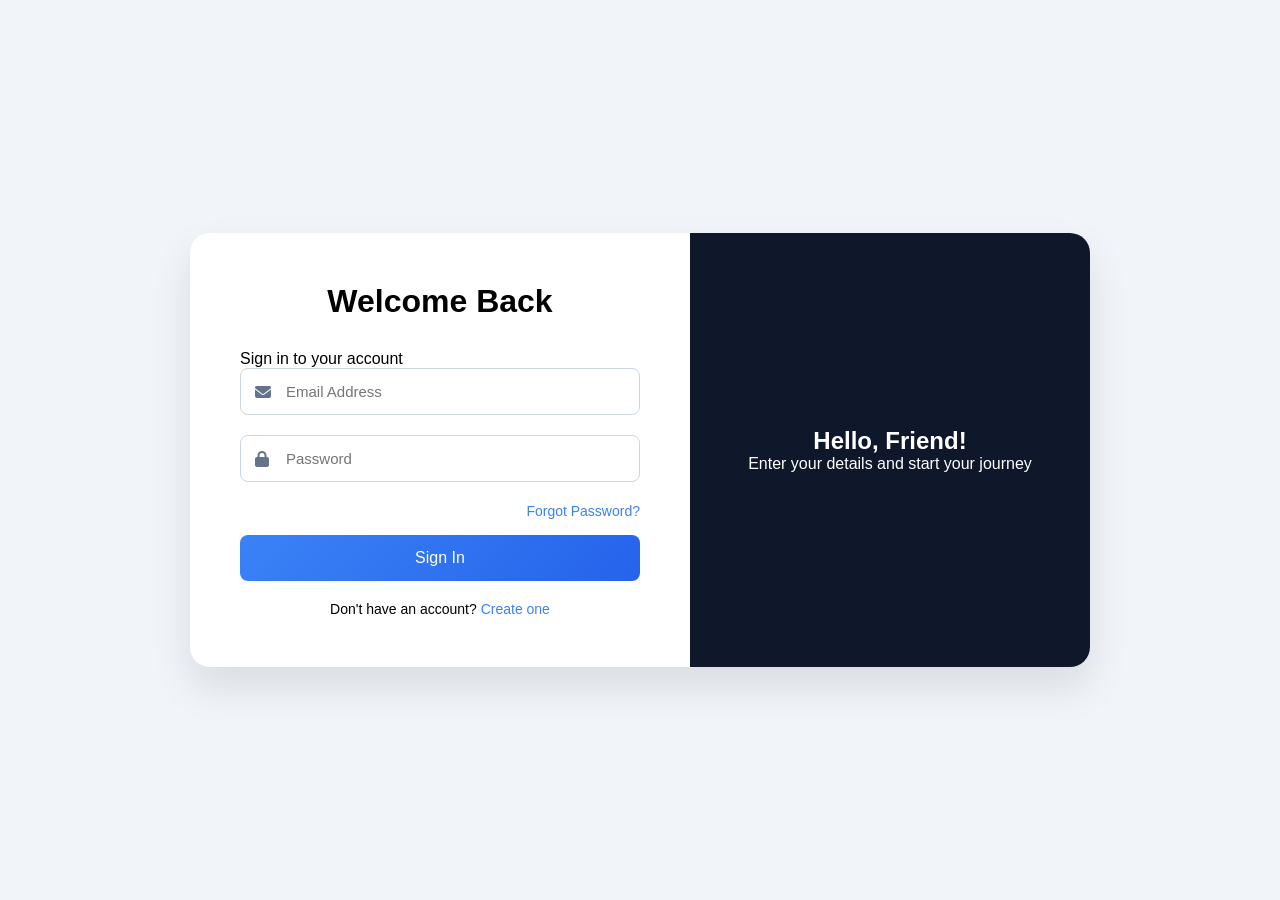
<file: src/main/webapp/index.html>
<!DOCTYPE html>
<html lang="en">
<head>
    <meta charset="UTF-8">
    <meta name="viewport" content="width=device-width, initial-scale=1.0">
    <title>Login & Signup</title>

    <!-- Font Awesome -->
    <link rel="stylesheet" href="https://cdnjs.cloudflare.com/ajax/libs/font-awesome/6.4.0/css/all.min.css">

    <!-- External CSS -->
    <link rel="stylesheet" href="style.css">
</head>
<body>

<div class="container">
    <div class="form-section">

        <!-- ================= LOGIN ================= -->
        <div class="form-container active" id="loginForm">
            <h1 class="form-title">Welcome Back</h1>
            <p class="form-subtitle">Sign in to your account</p>

            <form action="login" method="post">
                <div class="form-group">
                    <input type="email" name="email" class="form-control" placeholder="Email Address" required>
                    <i class="fas fa-envelope"></i>
                </div>

                <div class="form-group">
                    <input type="password" name="password" class="form-control" placeholder="Password" required>
                    <i class="fas fa-lock"></i>
                </div>

                <div class="forgot-password">
                    <a href="#" onclick="showForgotPassword()">Forgot Password?</a>
                </div>

                <button type="submit" class="btn-primary">
                    <span class="btn-text">Sign In</span>
                </button>
            </form>

            <div class="form-switch">
                Don't have an account?
                <a href="#" onclick="showSignup()">Create one</a>
            </div>
        </div>

        <!-- ================= SIGNUP ================= -->
        <div class="form-container" id="signupForm">
            <h1 class="form-title">Create Account</h1>

            <form action="register" method="post">
                <div class="form-group">
                    <input type="text" name="name" class="form-control" placeholder="Full Name" required>
                    <i class="fas fa-user"></i>
                </div>

                <div class="form-group">
                    <input type="email" name="email" class="form-control" placeholder="Email Address" required>
                    <i class="fas fa-envelope"></i>
                </div>

                <div class="form-group">
                    <input type="password" name="password" class="form-control" placeholder="Password" required>
                    <i class="fas fa-lock"></i>
                </div>

                <div class="form-group">
                    <input type="password" name="confirmPassword" class="form-control" placeholder="Confirm Password" required>
                    <i class="fas fa-lock"></i>
                </div>

                <button type="submit" class="btn-primary">
                    <span class="btn-text">Create Account</span>
                </button>
            </form>

            <div class="form-switch">
                Already have an account?
                <a href="#" onclick="showLogin()">Sign in</a>
            </div>
        </div>

        <!-- ================= FORGOT PASSWORD ================= -->
        <div class="form-container" id="forgotForm">
            <h1 class="form-title">Reset Password</h1>

            <form action="forgot" method="post">
                <div class="form-group">
                    <input type="email" name="email" class="form-control" placeholder="Email Address" required>
                    <i class="fas fa-envelope"></i>
                </div>

                <button type="submit" class="btn-primary">
                    <span class="btn-text">Send Reset</span>
                </button>
            </form>

            <div class="form-switch">
                <a href="#" onclick="showLogin()">Back to Login</a>
            </div>
        </div>

    </div>

    <!-- RIGHT SIDE PANEL -->
    <div class="image-section">
        <div class="image-content">
            <h2>Hello, Friend!</h2>
            <p>Enter your details and start your journey</p>
        </div>
    </div>
</div>

<!-- ================= JS ================= -->
<script src="script.js"></script>

</body>
</html>
</file>
<file: src/main/webapp/style.css>
/* RESET */
* {
    margin: 0;
    padding: 0;
    box-sizing: border-box;
}

/* BODY */
body {
    font-family: 'Segoe UI', sans-serif;
    background-color: #f1f5f9;
    height: 100vh;
    display: flex;
    justify-content: center;
    align-items: center;
}

/* MAIN CONTAINER */
.container {
    display: flex;
    width: 900px;
    background: #fff;
    border-radius: 20px;
    overflow: hidden;
    box-shadow: 0 20px 40px rgba(0,0,0,0.1);
}

/* FORM SECTION */
.form-section {
    flex: 1;
    padding: 50px;
}

/* IMAGE SIDE */
.image-section {
    flex: 1;
    background: #0f172a;
    display: flex;
    justify-content: center;
    align-items: center;
    color: white;
    text-align: center;
}

/* TITLES */
.form-title {
    font-size: 32px;
    font-weight: bold;
    text-align: center;
    margin-bottom: 30px;
}

/* FORM CONTAINERS */
.form-container {
    display: none;
}

.form-container.active {
    display: block;
}

/* INPUT GROUP */
.form-group {
    position: relative;
    margin-bottom: 20px;
}

/* ICON INSIDE INPUT */
.form-group i {
    position: absolute;
    left: 15px;
    top: 50%;
    transform: translateY(-50%);
    color: #64748b;
    font-size: 16px;
    pointer-events: none;
}

/* INPUT FIELD */
.form-control {
    width: 100%;
    padding: 14px 15px 14px 45px; /* space for icon */
    border: 1px solid #cbd5e1;
    border-radius: 8px;
    font-size: 15px;
    outline: none;
    transition: 0.3s;
}

/* INPUT FOCUS */
.form-control:focus {
    border-color: #3b82f6;
    background: #fff;
}

/* BUTTON */
.btn-primary {
    width: 100%;
    padding: 14px;
    background: linear-gradient(135deg, #3b82f6, #2563eb);
    color: white;
    border: none;
    border-radius: 8px;
    font-size: 16px;
    cursor: pointer;
    transition: 0.3s;
}

/* BUTTON HOVER */
.btn-primary:hover {
    opacity: 0.9;
}

/* FORGOT PASSWORD */
.forgot-password {
    text-align: right;
    margin-bottom: 15px;
}

.forgot-password a {
    font-size: 14px;
    color: #3b82f6;
    text-decoration: none;
}

/* SWITCH TEXT */
.form-switch {
    text-align: center;
    margin-top: 20px;
    font-size: 14px;
}

.form-switch a {
    color: #3b82f6;
    text-decoration: none;
}

/* LOADING ICON */
.loading {
    display: none;
}

.loading.show {
    display: inline-block;
}

/* RESPONSIVE */
@media (max-width: 768px) {
    .container {
        flex-direction: column;
        width: 90%;
    }

    .image-section {
        height: 150px;
    }
}
</file>
